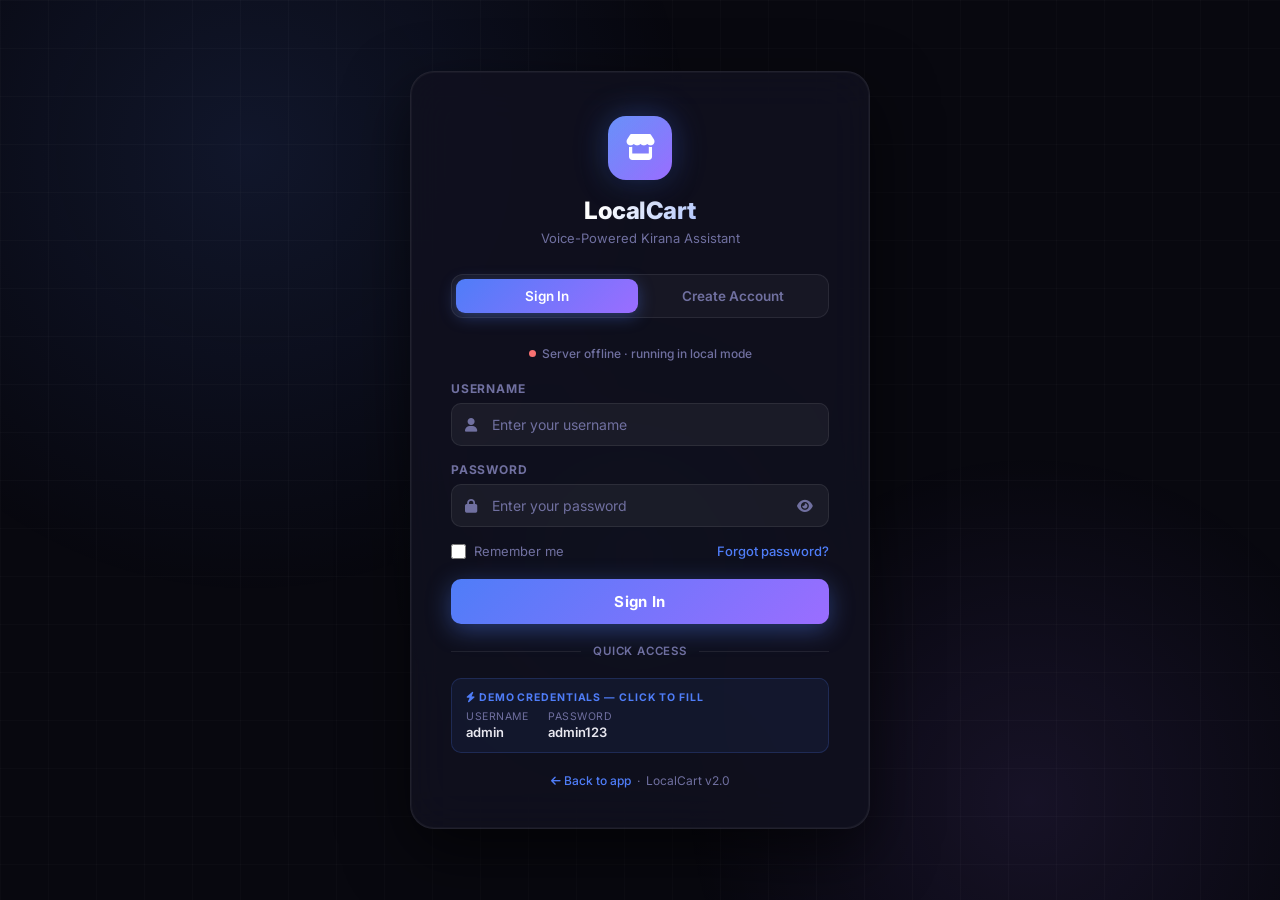
<file: LEKHA/login.html>
<!DOCTYPE html>
<html lang="en">
<head>
  <meta charset="UTF-8" />
  <meta name="viewport" content="width=device-width, initial-scale=1.0" />
  <title>LocalCart — Sign In / Register</title>
  <meta name="description" content="Sign in or create a new account for LocalCart, the voice-powered kirana shop assistant." />
  <link rel="preconnect" href="https://fonts.googleapis.com" />
  <link href="https://fonts.googleapis.com/css2?family=Inter:wght@300;400;500;600;700;800&display=swap" rel="stylesheet" />
  <link rel="stylesheet" href="https://cdnjs.cloudflare.com/ajax/libs/font-awesome/6.5.0/css/all.min.css" crossorigin="anonymous" />
  <style>
    *, *::before, *::after { box-sizing: border-box; margin: 0; padding: 0; }

    :root {
      --bg:           #08080f;
      --bg-card:      rgba(16,16,30,0.88);
      --bg-input:     rgba(255,255,255,0.05);
      --border:       rgba(255,255,255,0.08);
      --border-focus: rgba(79,125,248,0.7);
      --text:         #e8e8f0;
      --text-muted:   #7070a0;
      --accent:       #4f7df8;
      --accent-2:     #9b6dff;
      --accent-glow:  rgba(79,125,248,0.35);
      --success:      #34d399;
      --danger:       #f87171;
      --radius:       16px;
      --radius-sm:    10px;
      --shadow:       0 24px 64px rgba(0,0,0,0.6);
      --font:         'Inter', sans-serif;
      --transition:   0.25s cubic-bezier(0.4,0,0.2,1);
    }

    html, body { height: 100%; font-family: var(--font); background: var(--bg); color: var(--text); }

    /* ── Background ── */
    .bg-canvas { position: fixed; inset: 0; z-index: 0; overflow: hidden; }
    .bg-canvas::before {
      content: ''; position: absolute; width: 900px; height: 900px; border-radius: 50%;
      background: radial-gradient(circle, rgba(79,125,248,0.12) 0%, transparent 70%);
      top: -300px; left: -200px; animation: drift1 18s ease-in-out infinite alternate;
    }
    .bg-canvas::after {
      content: ''; position: absolute; width: 700px; height: 700px; border-radius: 50%;
      background: radial-gradient(circle, rgba(155,109,255,0.10) 0%, transparent 70%);
      bottom: -250px; right: -100px; animation: drift2 22s ease-in-out infinite alternate;
    }
    .bg-blob3 {
      position: absolute; width: 500px; height: 500px; border-radius: 50%;
      background: radial-gradient(circle, rgba(54,214,231,0.07) 0%, transparent 70%);
      bottom: 10%; left: 30%; animation: drift1 14s ease-in-out infinite alternate-reverse;
    }
    .bg-grid {
      position: fixed; inset: 0; z-index: 0; pointer-events: none;
      background-image: linear-gradient(rgba(255,255,255,0.02) 1px, transparent 1px),
                        linear-gradient(90deg, rgba(255,255,255,0.02) 1px, transparent 1px);
      background-size: 48px 48px;
    }
    @keyframes drift1 { from{transform:translate(0,0) scale(1)} to{transform:translate(60px,40px) scale(1.1)} }
    @keyframes drift2 { from{transform:translate(0,0) scale(1)} to{transform:translate(-50px,-30px) scale(1.08)} }

    /* ── Page ── */
    .page { position: relative; z-index: 1; min-height: 100vh; display: flex; align-items: center; justify-content: center; padding: 24px; }

    /* ── Card ── */
    .card {
      width: 100%; max-width: 460px;
      background: var(--bg-card);
      backdrop-filter: blur(24px) saturate(1.4);
      -webkit-backdrop-filter: blur(24px) saturate(1.4);
      border: 1px solid var(--border);
      border-radius: 24px;
      padding: 44px 40px 40px;
      box-shadow: var(--shadow), 0 0 0 1px rgba(255,255,255,0.04) inset;
      animation: slideUp 0.5s cubic-bezier(0.22,1,0.36,1) both;
    }
    @keyframes slideUp { from{opacity:0;transform:translateY(28px) scale(0.97)} to{opacity:1;transform:translateY(0) scale(1)} }

    /* ── Logo ── */
    .logo-area { text-align: center; margin-bottom: 28px; }
    .logo-icon {
      display: inline-flex; align-items: center; justify-content: center;
      width: 64px; height: 64px; border-radius: 18px;
      background: linear-gradient(135deg, var(--accent), var(--accent-2));
      box-shadow: 0 0 32px var(--accent-glow), 0 8px 24px rgba(0,0,0,0.4);
      font-size: 26px; color: #fff; margin-bottom: 16px; position: relative; overflow: hidden;
    }
    .logo-icon::after { content:''; position:absolute; inset:0; background:linear-gradient(135deg,rgba(255,255,255,0.15),transparent); border-radius:inherit; }
    .logo-title {
      font-size: 24px; font-weight: 800; letter-spacing: -0.5px;
      background: linear-gradient(135deg, #fff 40%, var(--accent));
      -webkit-background-clip: text; -webkit-text-fill-color: transparent; background-clip: text;
      margin-bottom: 5px;
    }
    .logo-sub { font-size: 13px; color: var(--text-muted); }

    /* ── Mode toggle tabs ── */
    .mode-tabs {
      display: flex; background: rgba(255,255,255,0.04); border: 1px solid var(--border);
      border-radius: 12px; padding: 4px; gap: 4px; margin-bottom: 28px;
    }
    .mode-tab {
      flex: 1; padding: 9px; border: none; border-radius: 9px; background: none;
      font-family: var(--font); font-size: 13.5px; font-weight: 600;
      color: var(--text-muted); cursor: pointer; transition: all 0.2s;
    }
    .mode-tab.active {
      background: linear-gradient(135deg, var(--accent), var(--accent-2));
      color: #fff; box-shadow: 0 4px 16px rgba(79,125,248,0.35);
    }

    /* ── Status badge ── */
    .status-row { display:flex; align-items:center; justify-content:center; gap:6px; margin-bottom:20px; }
    .status-dot { width:7px; height:7px; border-radius:50%; background:var(--text-muted); animation:pulse 2s ease infinite; }
    .status-dot.online { background:var(--success); }
    .status-dot.offline { background:var(--danger); animation:none; }
    .status-text { font-size:12px; color:var(--text-muted); font-weight:500; }
    @keyframes pulse { 0%,100%{opacity:1} 50%{opacity:0.4} }

    /* ── Alert ── */
    .alert { display:none; align-items:center; gap:10px; padding:11px 14px; border-radius:var(--radius-sm); font-size:13px; font-weight:500; margin-bottom:16px; animation:fadeIn 0.2s; }
    .alert.show { display:flex; }
    .alert-error   { background:rgba(248,113,113,0.1); border:1px solid rgba(248,113,113,0.3); color:#fca5a5; }
    .alert-success { background:rgba(52,211,153,0.1);  border:1px solid rgba(52,211,153,0.3);  color:#6ee7b7; }
    @keyframes fadeIn { from{opacity:0;transform:translateY(-5px)} to{opacity:1;transform:translateY(0)} }

    /* ── Form fields ── */
    .form-group { margin-bottom: 16px; }
    .form-label { display:block; font-size:12px; font-weight:700; color:var(--text-muted); text-transform:uppercase; letter-spacing:0.8px; margin-bottom:7px; }
    .input-wrap { position:relative; }
    .input-icon { position:absolute; left:14px; top:50%; transform:translateY(-50%); color:var(--text-muted); font-size:14px; pointer-events:none; transition:color 0.2s; }
    .form-input {
      width:100%; padding:12px 42px 12px 40px;
      background:var(--bg-input); border:1.5px solid var(--border);
      border-radius:var(--radius-sm); color:var(--text);
      font-family:var(--font); font-size:14px; outline:none;
      transition:border-color 0.2s, box-shadow 0.2s, background 0.2s;
    }
    .form-input::placeholder { color:var(--text-muted); }
    .form-input:focus { border-color:var(--accent); background:rgba(79,125,248,0.07); box-shadow:0 0 0 3px rgba(79,125,248,0.18); }
    .input-wrap:focus-within .input-icon { color:var(--accent); }
    .toggle-pw {
      position:absolute; right:12px; top:50%; transform:translateY(-50%);
      background:none; border:none; color:var(--text-muted); cursor:pointer; padding:4px; font-size:14px; transition:color 0.2s;
    }
    .toggle-pw:hover { color:var(--text); }

    /* ── Password strength bar ── */
    .strength-bar { display:none; margin-top:6px; }
    .strength-bar.show { display:block; }
    .strength-track { height:3px; background:rgba(255,255,255,0.08); border-radius:2px; overflow:hidden; margin-bottom:4px; }
    .strength-fill { height:100%; width:0%; border-radius:2px; transition:width 0.3s, background 0.3s; }
    .strength-label { font-size:11px; color:var(--text-muted); }

    /* ── Helper text ── */
    .field-hint { font-size:11px; color:var(--text-muted); margin-top:5px; }

    /* ── Checkbox ── */
    .form-meta { display:flex; align-items:center; justify-content:space-between; margin-bottom:20px; font-size:13px; }
    .remember-label { display:flex; align-items:center; gap:8px; cursor:pointer; color:var(--text-muted); user-select:none; }
    .remember-label input[type="checkbox"] { width:15px; height:15px; accent-color:var(--accent); cursor:pointer; }
    .forgot-link { color:var(--accent); text-decoration:none; font-weight:500; transition:opacity 0.2s; }
    .forgot-link:hover { opacity:0.75; }

    /* ── Submit btn ── */
    .btn-submit {
      width:100%; padding:13px; border:none; border-radius:var(--radius-sm);
      background:linear-gradient(135deg, var(--accent) 0%, var(--accent-2) 100%);
      color:#fff; font-family:var(--font); font-size:15px; font-weight:700;
      letter-spacing:0.3px; cursor:pointer; position:relative; overflow:hidden;
      transition:opacity 0.2s, transform 0.15s, box-shadow 0.2s;
      box-shadow:0 6px 24px rgba(79,125,248,0.4);
    }
    .btn-submit::before { content:''; position:absolute; inset:0; background:linear-gradient(135deg,rgba(255,255,255,0.15),transparent); opacity:0; transition:opacity 0.2s; }
    .btn-submit:hover:not(:disabled) { opacity:0.93; transform:translateY(-1px); box-shadow:0 10px 32px rgba(79,125,248,0.5); }
    .btn-submit:hover:not(:disabled)::before { opacity:1; }
    .btn-submit:active:not(:disabled) { transform:translateY(0); }
    .btn-submit:disabled { opacity:0.6; cursor:not-allowed; }
    .spinner { display:none; width:17px; height:17px; border:2.5px solid rgba(255,255,255,0.35); border-top-color:#fff; border-radius:50%; animation:spin 0.7s linear infinite; vertical-align:middle; margin-right:7px; }
    .btn-submit.loading .spinner { display:inline-block; }
    @keyframes spin { to{transform:rotate(360deg)} }

    /* ── Divider ── */
    .divider { display:flex; align-items:center; gap:12px; margin:20px 0; color:var(--text-muted); font-size:11.5px; font-weight:600; text-transform:uppercase; letter-spacing:0.8px; }
    .divider::before, .divider::after { content:''; flex:1; height:1px; background:var(--border); }

    /* ── Demo box ── */
    .demo-box {
      background:rgba(79,125,248,0.07); border:1px solid rgba(79,125,248,0.2); border-radius:var(--radius-sm);
      padding:12px 14px; font-size:12.5px; color:var(--text-muted); cursor:pointer;
      transition:background 0.2s, border-color 0.2s;
    }
    .demo-box:hover { background:rgba(79,125,248,0.12); border-color:rgba(79,125,248,0.4); }
    .demo-box-title { font-size:10.5px; font-weight:700; text-transform:uppercase; letter-spacing:0.9px; color:var(--accent); margin-bottom:6px; }
    .demo-creds { display:flex; gap:20px; }
    .demo-cred span:first-child { font-size:10.5px; text-transform:uppercase; letter-spacing:0.5px; display:block; margin-bottom:1px; }
    .demo-cred strong { font-size:13px; color:var(--text); font-weight:600; }

    /* ── Footer ── */
    .card-footer { text-align:center; margin-top:20px; font-size:12px; color:var(--text-muted); }
    .card-footer a { color:var(--accent); text-decoration:none; font-weight:500; }
    .card-footer a:hover { opacity:0.75; }

    /* ── Form panels (login / register) ── */
    .form-panel { display:none; }
    .form-panel.active { display:block; }

    /* ── Terms ── */
    .terms-label { display:flex; align-items:flex-start; gap:9px; cursor:pointer; font-size:12.5px; color:var(--text-muted); line-height:1.5; user-select:none; margin-bottom:18px; }
    .terms-label input { width:15px; height:15px; flex-shrink:0; margin-top:1px; accent-color:var(--accent); cursor:pointer; }
    .terms-label a { color:var(--accent); text-decoration:none; }

    @media (max-width: 480px) {
      .card { padding:32px 20px 28px; }
    }
  </style>
</head>
<body>

<div class="bg-canvas"><div class="bg-blob3"></div></div>
<div class="bg-grid"></div>

<main class="page">
  <div class="card" role="main">

    <!-- Logo -->
    <div class="logo-area">
      <div class="logo-icon"><i class="fas fa-store"></i></div>
      <div class="logo-title">LocalCart</div>
      <div class="logo-sub">Voice-Powered Kirana Assistant</div>
    </div>

    <!-- Mode Toggle -->
    <div class="mode-tabs" role="tablist">
      <button class="mode-tab active" id="tabLogin"    onclick="switchMode('login')"    role="tab">Sign In</button>
      <button class="mode-tab"        id="tabRegister" onclick="switchMode('register')" role="tab">Create Account</button>
    </div>

    <!-- Server Status -->
    <div class="status-row">
      <div class="status-dot" id="backendDot"></div>
      <span class="status-text" id="backendStatusText">Connecting to server…</span>
    </div>

    <!-- Alert -->
    <div class="alert" id="alertBox" role="alert">
      <i class="fas fa-exclamation-circle" id="alertIcon"></i>
      <span id="alertMsg"></span>
    </div>

    <!-- ══════════ LOGIN PANEL ══════════ -->
    <div class="form-panel active" id="panelLogin">
      <form id="loginForm" autocomplete="on" novalidate>

        <div class="form-group">
          <label class="form-label" for="loginUsername">Username</label>
          <div class="input-wrap">
            <i class="fas fa-user input-icon"></i>
            <input class="form-input" type="text" id="loginUsername" name="username"
                   placeholder="Enter your username" autocomplete="username" required spellcheck="false" />
          </div>
        </div>

        <div class="form-group">
          <label class="form-label" for="loginPassword">Password</label>
          <div class="input-wrap">
            <i class="fas fa-lock input-icon"></i>
            <input class="form-input" type="password" id="loginPassword" name="password"
                   placeholder="Enter your password" autocomplete="current-password" required />
            <button type="button" class="toggle-pw" onclick="togglePw('loginPassword',this)">
              <i class="fas fa-eye"></i>
            </button>
          </div>
        </div>

        <div class="form-meta">
          <label class="remember-label">
            <input type="checkbox" id="rememberMe" /> Remember me
          </label>
          <a href="#" class="forgot-link" onclick="forgotHint(event)">Forgot password?</a>
        </div>

        <button type="submit" class="btn-submit" id="loginBtn">
          <span class="spinner"></span>
          <span class="btn-text">Sign In</span>
        </button>
      </form>

      <div class="divider">Quick Access</div>
      <div class="demo-box" onclick="fillDemo()">
        <div class="demo-box-title"><i class="fas fa-bolt"></i> Demo Credentials — click to fill</div>
        <div class="demo-creds">
          <div class="demo-cred"><span>Username</span><strong>admin</strong></div>
          <div class="demo-cred"><span>Password</span><strong>admin123</strong></div>
        </div>
      </div>
    </div>

    <!-- ══════════ REGISTER PANEL ══════════ -->
    <div class="form-panel" id="panelRegister">
      <form id="registerForm" autocomplete="on" novalidate>

        <div class="form-group">
          <label class="form-label" for="regUsername">Username</label>
          <div class="input-wrap">
            <i class="fas fa-user input-icon"></i>
            <input class="form-input" type="text" id="regUsername" name="username"
                   placeholder="Choose a username (min 3 chars)" autocomplete="username" required spellcheck="false" />
          </div>
          <div class="field-hint">3–30 characters, letters and numbers only recommended.</div>
        </div>

        <div class="form-group">
          <label class="form-label" for="regPassword">Password</label>
          <div class="input-wrap">
            <i class="fas fa-lock input-icon"></i>
            <input class="form-input" type="password" id="regPassword" name="password"
                   placeholder="Choose a strong password" autocomplete="new-password" required />
            <button type="button" class="toggle-pw" onclick="togglePw('regPassword',this)">
              <i class="fas fa-eye"></i>
            </button>
          </div>
          <!-- Strength meter -->
          <div class="strength-bar" id="strengthBar">
            <div class="strength-track"><div class="strength-fill" id="strengthFill"></div></div>
            <div class="strength-label" id="strengthLabel">Weak</div>
          </div>
        </div>

        <div class="form-group">
          <label class="form-label" for="regConfirm">Confirm Password</label>
          <div class="input-wrap">
            <i class="fas fa-lock-open input-icon"></i>
            <input class="form-input" type="password" id="regConfirm" name="confirmPassword"
                   placeholder="Re-enter your password" autocomplete="new-password" required />
            <button type="button" class="toggle-pw" onclick="togglePw('regConfirm',this)">
              <i class="fas fa-eye"></i>
            </button>
          </div>
        </div>

        <label class="terms-label">
          <input type="checkbox" id="agreeTerms" required />
          I agree to the <a href="#" onclick="return false">Terms of Service</a> and
          <a href="#" onclick="return false">Privacy Policy</a>
        </label>

        <button type="submit" class="btn-submit" id="registerBtn">
          <span class="spinner"></span>
          <span class="btn-text"><i class="fas fa-user-plus"></i> Create Account</span>
        </button>
      </form>
    </div>

    <!-- Footer -->
    <div class="card-footer">
      <a href="index.html"><i class="fas fa-arrow-left" style="font-size:11px"></i> Back to app</a>
      &nbsp;·&nbsp; LocalCart v2.0
    </div>

  </div>
</main>

<script>
  /* ── Config ── */
  const BACKEND   = 'http://127.0.0.1:5005';
  const TOKEN_KEY = 'lc_auth_token';
  const USER_KEY  = 'lc_auth_user';

  /* ── Already logged in? ── */
  if (sessionStorage.getItem(TOKEN_KEY) || localStorage.getItem(TOKEN_KEY)) {
    window.location.replace('index.html');
  }

  /* ── Backend health ── */
  async function checkHealth() {
    const dot  = document.getElementById('backendDot');
    const text = document.getElementById('backendStatusText');
    try {
      const r = await fetch(`${BACKEND}/health`, { signal: AbortSignal.timeout(3000) });
      if (r.ok) { dot.className = 'status-dot online'; text.textContent = 'Server online · Ready'; return true; }
    } catch (_) {}
    dot.className = 'status-dot offline';
    text.textContent = 'Server offline · running in local mode';
    return false;
  }
  checkHealth();

  /* ── Mode switching ── */
  let currentMode = 'login';
  function switchMode(mode) {
    currentMode = mode;
    document.getElementById('panelLogin').classList.toggle('active', mode === 'login');
    document.getElementById('panelRegister').classList.toggle('active', mode === 'register');
    document.getElementById('tabLogin').classList.toggle('active', mode === 'login');
    document.getElementById('tabRegister').classList.toggle('active', mode === 'register');
    hideAlert();
    if (mode === 'login') document.getElementById('loginUsername').focus();
    else document.getElementById('regUsername').focus();
  }

  /* ── Alert helpers ── */
  function showAlert(msg, type = 'error') {
    const box  = document.getElementById('alertBox');
    const icon = document.getElementById('alertIcon');
    box.className = `alert alert-${type} show`;
    icon.className = type === 'error' ? 'fas fa-exclamation-circle' : 'fas fa-check-circle';
    document.getElementById('alertMsg').textContent = msg;
  }
  function hideAlert() { document.getElementById('alertBox').classList.remove('show'); }

  /* ── Toggle password eye ── */
  function togglePw(inputId, btn) {
    const inp = document.getElementById(inputId);
    const isText = inp.type === 'text';
    inp.type = isText ? 'password' : 'text';
    btn.querySelector('i').className = isText ? 'fas fa-eye' : 'fas fa-eye-slash';
  }

  /* ── Password strength ── */
  document.getElementById('regPassword').addEventListener('input', function () {
    const val = this.value;
    const bar  = document.getElementById('strengthBar');
    const fill = document.getElementById('strengthFill');
    const lbl  = document.getElementById('strengthLabel');
    if (!val) { bar.classList.remove('show'); return; }
    bar.classList.add('show');
    let score = 0;
    if (val.length >= 6)  score++;
    if (val.length >= 10) score++;
    if (/[A-Z]/.test(val)) score++;
    if (/[0-9]/.test(val)) score++;
    if (/[^A-Za-z0-9]/.test(val)) score++;
    const levels = [
      { w:'20%',  bg:'#f87171', label:'Very Weak' },
      { w:'40%',  bg:'#fb923c', label:'Weak'      },
      { w:'60%',  bg:'#facc15', label:'Fair'      },
      { w:'80%',  bg:'#4ade80', label:'Good'      },
      { w:'100%', bg:'#22c55e', label:'Strong 💪'  },
    ];
    const lvl = levels[Math.min(score, 4)];
    fill.style.width = lvl.w;
    fill.style.background = lvl.bg;
    lbl.textContent = lvl.label;
    lbl.style.color = lvl.bg;
  });

  /* ── Confirm password live check ── */
  document.getElementById('regConfirm').addEventListener('input', function () {
    const pw = document.getElementById('regPassword').value;
    this.style.borderColor = this.value && this.value !== pw ? '#f87171' : '';
  });

  /* ── Restore remembered username ── */
  const savedUser = localStorage.getItem('lc_remembered_user');
  if (savedUser) { document.getElementById('loginUsername').value = savedUser; document.getElementById('rememberMe').checked = true; }

  /* ── Fill demo creds ── */
  function fillDemo() {
    document.getElementById('loginUsername').value = 'admin';
    document.getElementById('loginPassword').value = 'admin123';
    hideAlert();
    const box = document.querySelector('.demo-box');
    box.style.background = 'rgba(79,125,248,0.22)';
    setTimeout(() => box.style.background = '', 500);
  }

  /* ── Auth token store helper ── */
  function storeAuth(token, user, remember) {
    const storage = remember ? localStorage : sessionStorage;
    storage.setItem(TOKEN_KEY, token);
    storage.setItem(USER_KEY, JSON.stringify(user));
  }

  /* ── Generic API call ── */
  async function apiPost(path, body) {
    const res  = await fetch(`${BACKEND}${path}`, {
      method: 'POST',
      headers: { 'Content-Type': 'application/json' },
      body: JSON.stringify(body),
      signal: AbortSignal.timeout(8000),
    });
    const json = await res.json().catch(() => ({}));
    return { ok: res.ok, status: res.status, body: json };
  }

  /* ── LOGIN form ── */
  document.getElementById('loginForm').addEventListener('submit', async e => {
    e.preventDefault();
    hideAlert();
    const username = document.getElementById('loginUsername').value.trim();
    const password = document.getElementById('loginPassword').value;
    const remember = document.getElementById('rememberMe').checked;

    if (!username) { showAlert('Please enter your username.'); return; }
    if (!password)  { showAlert('Please enter your password.'); return; }

    const btn = document.getElementById('loginBtn');
    btn.disabled = true; btn.classList.add('loading');
    btn.querySelector('.btn-text').textContent = 'Signing in…';

    try {
      const { ok, body } = await apiPost('/login', { username, password });
      if (ok && body.ok) {
        const { token, user } = body.data;
        storeAuth(token, user, remember);
        if (remember) localStorage.setItem('lc_remembered_user', username);
        else localStorage.removeItem('lc_remembered_user');
        showAlert(`Welcome back, ${user.username}! Redirecting…`, 'success');
        setTimeout(() => window.location.replace('index.html'), 900);
      } else {
        showAlert(body.message || 'Invalid credentials. Please try again.');
        document.getElementById('loginPassword').value = '';
      }
    } catch (err) {
      // Offline fallback
      if (username === 'admin' && password === 'admin123') {
        storeAuth('offline-demo-token', { id:1, username:'admin' }, remember);
        showAlert('Backend offline — continuing in local mode.', 'success');
        setTimeout(() => window.location.replace('index.html'), 900);
      } else {
        showAlert('Cannot reach server. Check backend is running on port 5005.');
      }
    } finally {
      btn.disabled = false; btn.classList.remove('loading');
      btn.querySelector('.btn-text').textContent = 'Sign In';
    }
  });

  /* ── REGISTER form ── */
  document.getElementById('registerForm').addEventListener('submit', async e => {
    e.preventDefault();
    hideAlert();
    const username        = document.getElementById('regUsername').value.trim();
    const password        = document.getElementById('regPassword').value;
    const confirmPassword = document.getElementById('regConfirm').value;
    const agreed          = document.getElementById('agreeTerms').checked;

    if (!username)    { showAlert('Please enter a username.'); return; }
    if (username.length < 3) { showAlert('Username must be at least 3 characters.'); return; }
    if (!password)    { showAlert('Please enter a password.'); return; }
    if (password.length < 6) { showAlert('Password must be at least 6 characters.'); return; }
    if (password !== confirmPassword) { showAlert('Passwords do not match.'); return; }
    if (!agreed)      { showAlert('Please agree to the Terms of Service to continue.'); return; }

    const btn = document.getElementById('registerBtn');
    btn.disabled = true; btn.classList.add('loading');
    btn.querySelector('.btn-text').textContent = 'Creating account…';

    try {
      const { ok, status, body } = await apiPost('/register', { username, password, confirmPassword });
      if (ok && body.ok) {
        const { token, user } = body.data;
        storeAuth(token, user, false);
        showAlert(`Account created! Welcome, ${user.username} 🎉`, 'success');
        setTimeout(() => window.location.replace('index.html'), 1000);
      } else {
        showAlert(body.message || (status === 409 ? 'Username already taken.' : 'Registration failed.'));
      }
    } catch (_) {
      showAlert('Cannot reach server. Please make sure the backend is running.');
    } finally {
      btn.disabled = false; btn.classList.remove('loading');
      btn.querySelector('.btn-text').innerHTML = '<i class="fas fa-user-plus"></i> Create Account';
    }
  });

  /* ── Forgot hint ── */
  function forgotHint(e) {
    e.preventDefault();
    showAlert('Contact your admin to reset your password. Default: admin / admin123');
  }

  /* ── Enter key flow ── */
  document.getElementById('loginUsername').addEventListener('keydown', e => {
    if (e.key === 'Enter') { e.preventDefault(); document.getElementById('loginPassword').focus(); }
  });
  document.getElementById('regUsername').addEventListener('keydown', e => {
    if (e.key === 'Enter') { e.preventDefault(); document.getElementById('regPassword').focus(); }
  });
  document.getElementById('regPassword').addEventListener('keydown', e => {
    if (e.key === 'Enter') { e.preventDefault(); document.getElementById('regConfirm').focus(); }
  });
</script>
</body>
</html>
</file>
